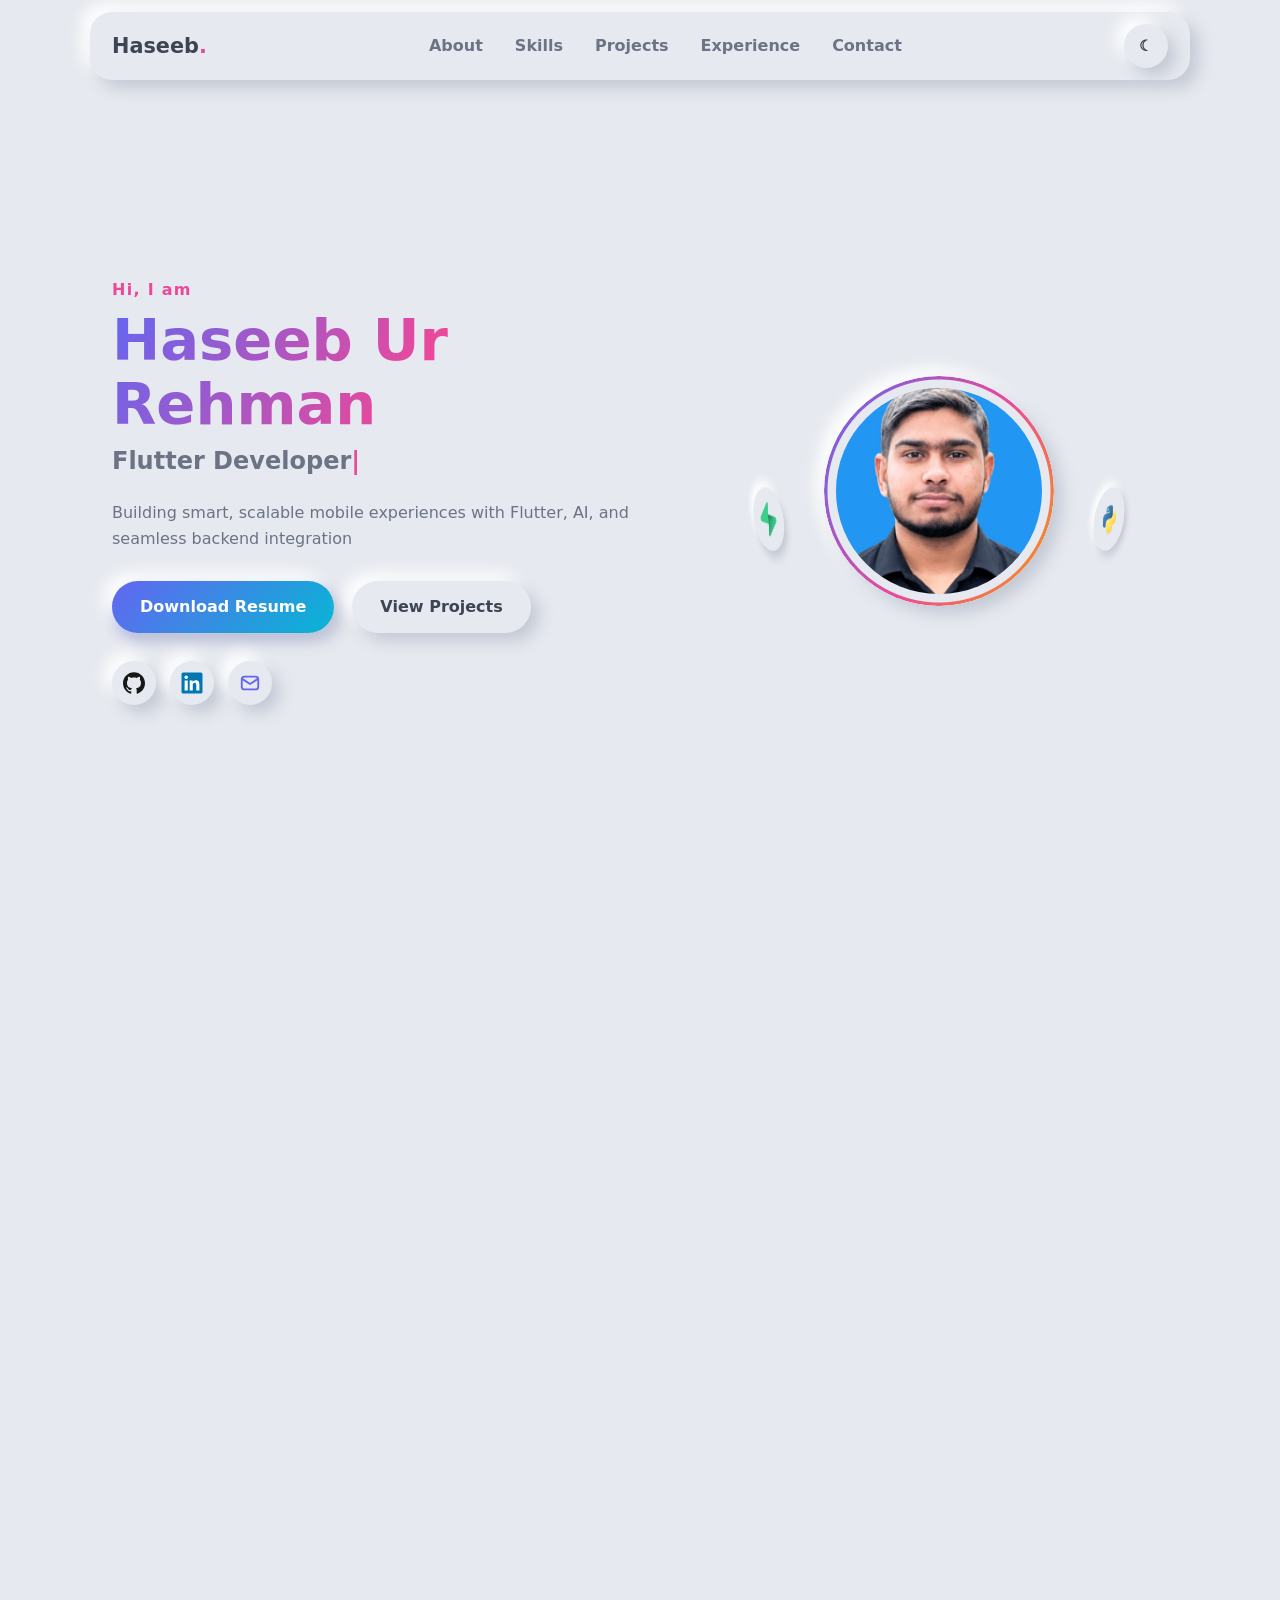
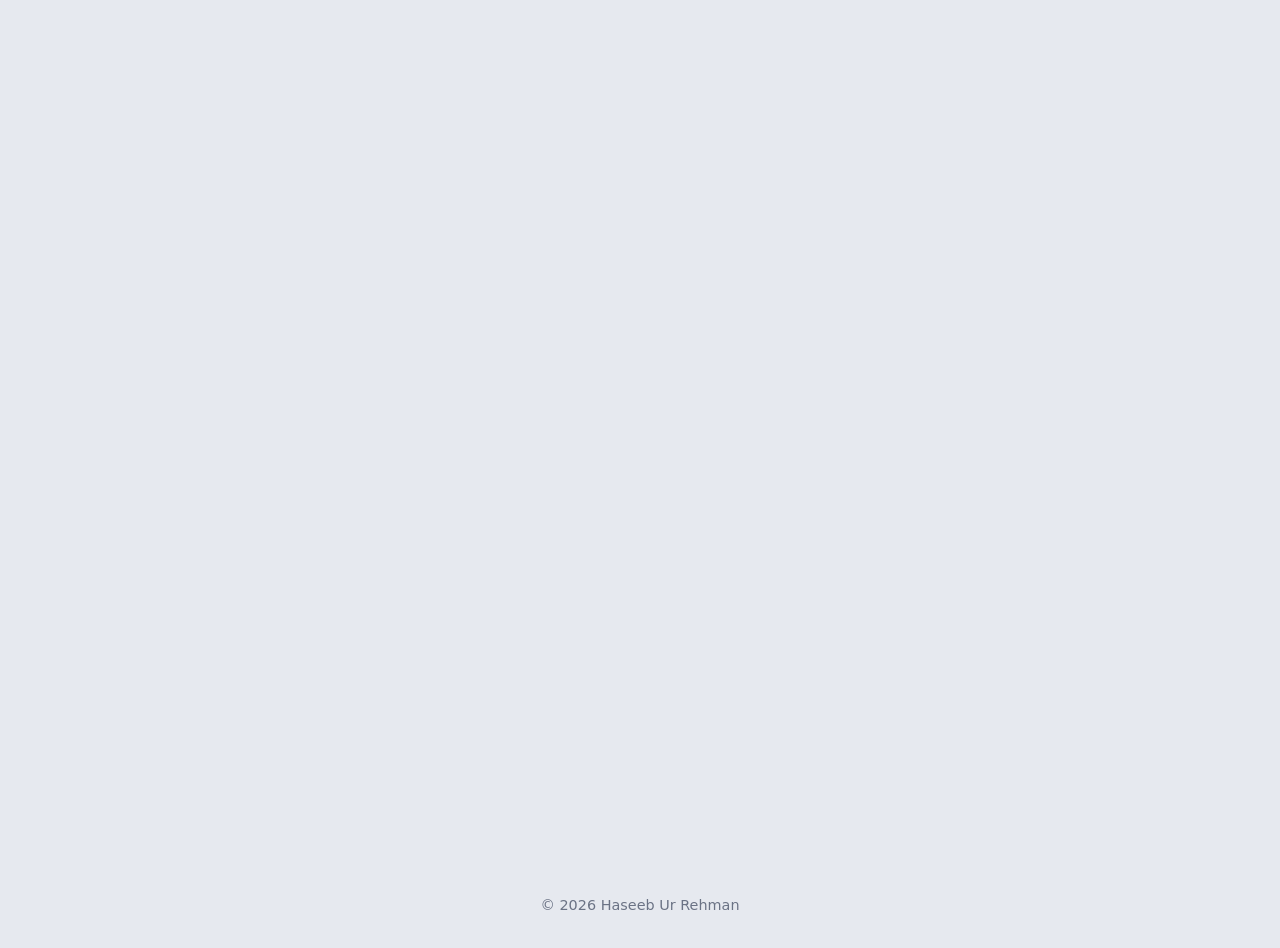
<file: index.html>
<!DOCTYPE html>
<html lang="en" data-theme="light">
<head>
<meta charset="UTF-8">
<meta name="viewport" content="width=device-width, initial-scale=1">
<title>Haseeb Ur Rehman | Flutter Developer, AI Enthusiast & Full Stack Developer</title>
<meta name="description" content="Portfolio of Haseeb Ur Rehman: Flutter, AI and full stack development.">
<link rel="stylesheet" href="css/style.css">
</head>
<body>

<header class="nav raised">
  <a href="#home" class="logo">Haseeb<span>.</span></a>
  <nav id="menu">
    <a href="#about">About</a>
    <a href="#skills">Skills</a>
    <a href="#projects">Projects</a>
    <a href="#experience">Experience</a>
    <a href="#contact">Contact</a>
  </nav>
  <div class="nav-actions">
    <button id="themeBtn" class="btn-round raised" aria-label="Toggle theme">☾</button>
    <button id="burger" class="btn-round raised" aria-label="Menu">☰</button>
  </div>
</header>

<main>
<!-- HERO -->
<section id="home" class="hero">
  <div class="hero-text reveal">
    <p class="eyebrow">Hi, I am</p>
    <h1>Haseeb Ur Rehman</h1>
    <h2><span id="role"></span><i class="caret">|</i></h2>
    <p class="lead">Building smart, scalable mobile experiences with Flutter, AI, and seamless backend integration</p>
    <div class="cta">
      <a href="assets/Haseeb_Ur_Rehman_Resume.pdf" download class="btn raised primary">Download Resume</a>
      <a href="#projects" class="btn raised">View Projects</a>
    </div>
    <div class="socials">
      <a class="btn-round raised s-gh" href="https://github.com/haseeb-28" target="_blank" rel="noopener" aria-label="GitHub"><img class="inv" src="assets/icons/github.svg" alt=""></a>
      <a class="btn-round raised s-in" href="https://www.linkedin.com/in/haseeb-ur-rehman-40b00930b/" target="_blank" rel="noopener" aria-label="LinkedIn"><img src="assets/icons/linkedin.svg" alt=""></a>
      <a class="btn-round raised s-gm" href="https://mail.google.com/mail/?view=cm&to=haseeb.79e@gmail.com" target="_blank" rel="noopener" aria-label="Email haseeb.79e@gmail.com" data-tip="haseeb.79e@gmail.com"><img src="assets/icons/mail.svg" alt=""></a>
    </div>
  </div>

  <div class="stage reveal" id="stage">
    <div class="ring">
      <span style="--i:0"><img src="assets/icons/flutter.svg" alt="Flutter"></span>
      <span style="--i:1"><img src="assets/icons/python.svg" alt="Python"></span>
      <span style="--i:2"><img src="assets/icons/mysql.svg" alt="MySQL"></span>
      <span style="--i:3"><img src="assets/icons/javascript.svg" alt="JavaScript"></span>
      <span style="--i:4"><img class="inv" src="assets/icons/flask.svg" alt="Flask"></span>
      <span style="--i:5"><img src="assets/icons/pytorch.svg" alt="PyTorch"></span>
      <span style="--i:6"><img src="assets/icons/supabase.svg" alt="Supabase"></span>
    </div>
    <div class="avatar raised" id="avatar">
      <img src="assets/profile.jpg" alt="Haseeb Ur Rehman" onerror="this.replaceWith(Object.assign(document.createElement('b'),{textContent:'HR'}))">
    </div>
  </div>
</section>

<!-- ABOUT -->
<section id="about">
  <h3 class="title">About Me</h3>
  <div class="grid two">
    <div class="card raised" data-tilt>
      <p>I am a BSIT graduate from Bahria University Islamabad (January 2026) and I am now pursuing an MS in Software Engineering at FAST-NUCES Islamabad.</p>
      <p>I work across Flutter mobile development, AI integration and full stack web development. I care about shipping things that work, are readable, and solve a real problem.</p>
    </div>
    <div class="card raised" data-tilt>
      <h4>Education</h4>
      <ul class="timeline small">
        <li><b>MS Software Engineering</b><span>FAST-NUCES Islamabad · Enrolled</span></li>
        <li><b>BS Information Technology</b><span>Bahria University Islamabad · 2026</span></li>
      </ul>
    </div>
  </div>
</section>

<!-- SKILLS -->
<section id="skills">
  <h3 class="title">Skills</h3>
  <div class="grid four">
    <div class="card raised skill" data-tilt><img src="assets/icons/flutter.svg" alt=""><b>Flutter</b></div>
    <div class="card raised skill" data-tilt><img src="assets/icons/python.svg" alt=""><b>Python</b></div>
    <div class="card raised skill" data-tilt><img src="assets/icons/mysql.svg" alt="MySQL"><b>MySQL</b></div>
    <div class="card raised skill" data-tilt><img src="assets/icons/javascript.svg" alt=""><b>JavaScript</b></div>
    <div class="card raised skill" data-tilt><img src="assets/icons/typescript.svg" alt=""><b>TypeScript</b></div>
    <div class="card raised skill" data-tilt><img class="inv" src="assets/icons/flask.svg" alt=""><b>Flask</b></div>
    <div class="card raised skill" data-tilt><img src="assets/icons/pytorch.svg" alt=""><b>PyTorch</b></div>
    <div class="card raised skill" data-tilt><img src="assets/icons/supabase.svg" alt=""><b>Supabase</b></div>
  </div>
</section>

<!-- PROJECTS -->
<section id="projects">
  <h3 class="title">Projects</h3>
  <div class="grid three">
    <article class="card raised project flagship" data-tilt>
      <span class="tag">Flagship · Final Year Project</span>
      <h4>Agriguard</h4>
      <p>Rice leaf disease detection. An EfficientNet-B0 model reaches 98% validation accuracy, served through a Flask API with sub 2 second inference to a Flutter app.</p>
      <div class="tech"><img src="assets/icons/flutter.svg" alt="Flutter" title="Flutter"><img class="inv" src="assets/icons/flask.svg" alt="Flask" title="Flask"><img src="assets/icons/pytorch.svg" alt="PyTorch" title="PyTorch"><img src="assets/icons/supabase.svg" alt="Supabase" title="Supabase"><em>EfficientNet-B0</em></div>
      <a href="https://github.com/haseeb-28/Agriguard-AI-Powered-Rice-Leaf-Disease-Detection-System" target="_blank" rel="noopener">Code →</a>
    </article>
    <article class="card raised project" data-tilt>
      <h4>SmartMeds</h4>
      <span class="tag">In progress</span>
      <p>Smart medicine management and reminder app that tracks medications, doses, adherence, prescriptions and family health.</p>
      <div class="tech"><img src="assets/icons/flutter.svg" alt="Flutter" title="Flutter"><img src="assets/icons/dart.svg" alt="Dart" title="Dart"><img src="assets/icons/supabase.svg" alt="Supabase" title="Supabase"></div>
      <a href="https://github.com/haseeb-28/Smartmeds-A-Smart-Medicine-Management-and-Reminder-App" target="_blank" rel="noopener">Code →</a>
    </article>
    <article class="card raised project" data-tilt>
      <h4>Mobile Repair POS</h4>
      <p>Production ready POS and inventory system for mobile repair shops with fast billing, stock control and offline first reliability.</p>
      <div class="tech"><img src="assets/icons/flutter.svg" alt="Flutter" title="Flutter"><img src="assets/icons/dart.svg" alt="Dart" title="Dart"><img src="assets/icons/sqlite.svg" alt="SQLite" title="SQLite"><img class="inv" src="assets/icons/pocketbase.svg" alt="PocketBase" title="PocketBase"></div>
      <a href="https://github.com/haseeb-28/mobile-repair-pos-system" target="_blank" rel="noopener">Code →</a>
    </article>
    <article class="card raised project" data-tilt>
      <h4>Arvyax</h4>
      <p>Immersive Flutter app for ambience based sessions with audio playback, journaling and local persistence.</p>
      <div class="tech"><img src="assets/icons/flutter.svg" alt="Flutter" title="Flutter"><img src="assets/icons/dart.svg" alt="Dart" title="Dart"><em>Riverpod</em></div>
      <a href="https://github.com/haseeb-28/arvyax-app" target="_blank" rel="noopener">Code →</a>
    </article>
    <article class="card raised project" data-tilt>
      <h4>SentimentAI</h4>
      <p>Sentiment analysis trained on 50,000 IMDB reviews: Logistic Regression at 90% and Naive Bayes at 86%, with real time prediction in a Flutter app.</p>
      <div class="tech"><img src="assets/icons/python.svg" alt="Python" title="Python"><img class="inv" src="assets/icons/flask.svg" alt="Flask" title="Flask"><img src="assets/icons/scikitlearn.svg" alt="scikit-learn" title="scikit-learn"><img src="assets/icons/flutter.svg" alt="Flutter" title="Flutter"><em>NLP</em><em>Hive</em></div>
      <a href="https://github.com/haseeb-28/SentimentAI-AI-Powered-Sentiment-Analyzer" target="_blank" rel="noopener">Code →</a>
    </article>
    <article class="card raised project" data-tilt>
      <h4>SpendWise</h4>
      <p>AI spend audit tool that reviews software subscriptions and suggests where to cut costs.</p>
      <div class="tech"><img class="inv" src="assets/icons/nextjs.svg" alt="Next.js" title="Next.js"><img src="assets/icons/typescript.svg" alt="TypeScript" title="TypeScript"><img class="inv" src="assets/icons/pocketbase.svg" alt="PocketBase" title="PocketBase"><img src="assets/icons/anthropic.svg" alt="Anthropic API" title="Anthropic API"></div>
      <a href="https://spendwise-ai-mu.vercel.app" target="_blank" rel="noopener">Live demo →</a>
      <a href="https://github.com/haseeb-28/spendwise-ai" target="_blank" rel="noopener">Code →</a>
    </article>
    <article class="card raised project" data-tilt>
      <h4>Resume Forge</h4>
      <p>ATS resume analyzer with fully client side scoring and keyword feedback.</p>
      <div class="tech"><img src="assets/icons/react.svg" alt="React" title="React"><img src="assets/icons/vite.svg" alt="Vite" title="Vite"><img src="assets/icons/tailwind.svg" alt="Tailwind CSS" title="Tailwind CSS"></div>
      <a href="https://resume-forge-five-ruddy.vercel.app" target="_blank" rel="noopener">Live demo →</a>
      <a href="https://github.com/haseeb-28/resume-forge" target="_blank" rel="noopener">Code →</a>
    </article>
    <article class="card raised project" data-tilt>
      <h4>TaskNest</h4>
      <p>Modern task manager with full CRUD, Supabase auth and a real time database, in a Material 3 purple theme.</p>
      <div class="tech"><img src="assets/icons/flutter.svg" alt="Flutter" title="Flutter"><img src="assets/icons/dart.svg" alt="Dart" title="Dart"><img src="assets/icons/supabase.svg" alt="Supabase" title="Supabase"></div>
      <a href="https://github.com/haseeb-28/Tasknest-A-Modern-Flutter-Task-Manager-App" target="_blank" rel="noopener">Code →</a>
    </article>
    <article class="card raised project" data-tilt>
      <h4>The Book Empire</h4>
      <p>Full stack online bookstore with auth, catalog, search, cart and checkout, backed by a relational schema and REST APIs.</p>
      <div class="tech"><img src="assets/icons/html5.svg" alt="HTML5" title="HTML5"><img src="assets/icons/css3.svg" alt="CSS3" title="CSS3"><img src="assets/icons/javascript.svg" alt="JavaScript" title="JavaScript"><img src="assets/icons/mysql.svg" alt="MySQL" title="MySQL"></div>
      <a href="https://github.com/haseeb-28/The-Book-Empire-Full-Stack-Online-Bookstore" target="_blank" rel="noopener">Code →</a>
    </article>
  </div>
</section>

<!-- EXPERIENCE -->
<section id="experience">
  <h3 class="title">Experience</h3>
  <div class="card raised">
    <ul class="timeline">
      <li><b>App Development Intern (Remote)</b><span>CodeAlpha</span><p>Built mobile apps as part of the remote internship.</p></li>
    </ul>
  </div>
</section>

<!-- CONTACT -->
<section id="contact">
  <h3 class="title">Contact</h3>
  <div class="grid two">
    <div class="card raised">
      <h4>Let's talk</h4>
      <p>Open to graduate roles, internships and freelance projects.</p>
      <ul class="info">
        <li class="inset"><span class="ico raised">📧</span><a href="https://mail.google.com/mail/?view=cm&to=haseeb.79e@gmail.com" target="_blank" rel="noopener">haseeb.79e@gmail.com</a></li>
        <li class="inset"><span class="ico raised">📍</span><span>Islamabad, Pakistan</span></li>
      </ul>
      <div class="socials">
        <a class="btn-round raised s-gh" href="https://github.com/haseeb-28" target="_blank" rel="noopener" aria-label="GitHub"><img class="inv" src="assets/icons/github.svg" alt=""></a>
        <a class="btn-round raised s-in" href="https://www.linkedin.com/in/haseeb-ur-rehman-40b00930b/" target="_blank" rel="noopener" aria-label="LinkedIn"><img src="assets/icons/linkedin.svg" alt=""></a>
        <a class="btn-round raised s-gm" href="https://mail.google.com/mail/?view=cm&to=haseeb.79e@gmail.com" target="_blank" rel="noopener" aria-label="Email haseeb.79e@gmail.com" data-tip="haseeb.79e@gmail.com"><img src="assets/icons/mail.svg" alt=""></a>
      </div>
      <a href="assets/Haseeb_Ur_Rehman_Resume.pdf" download class="btn raised primary">Download Resume</a>
    </div>
    <form id="contactForm" class="card raised">
      <input class="inset" name="name" placeholder="Your name" required>
      <input class="inset" name="email" type="email" placeholder="Your email" required>
      <textarea class="inset" name="msg" rows="5" placeholder="Message" required></textarea>
      <button class="btn raised primary" type="submit">Send Message</button>
    </form>
  </div>
</section>
</main>

<footer>© <span id="year"></span> Haseeb Ur Rehman</footer>
<script src="js/main.js"></script>
</body>
</html>
</file>
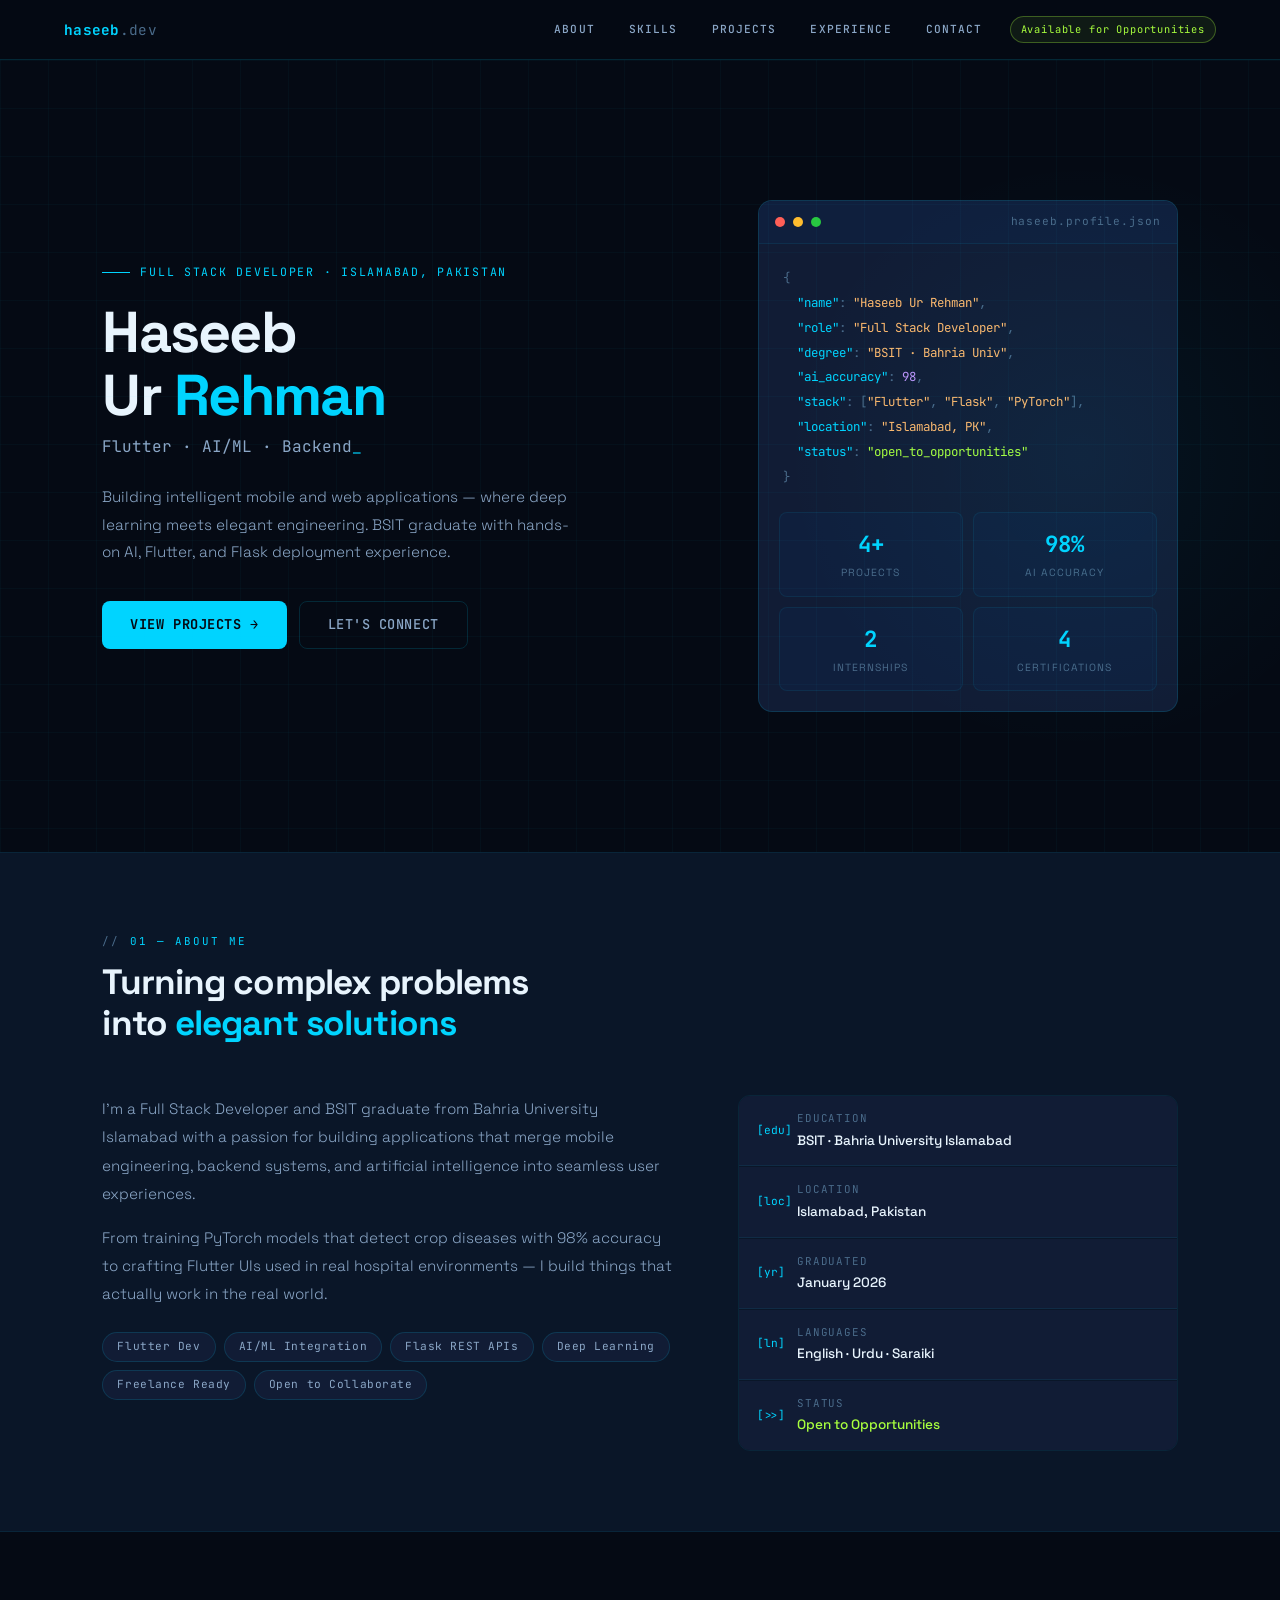
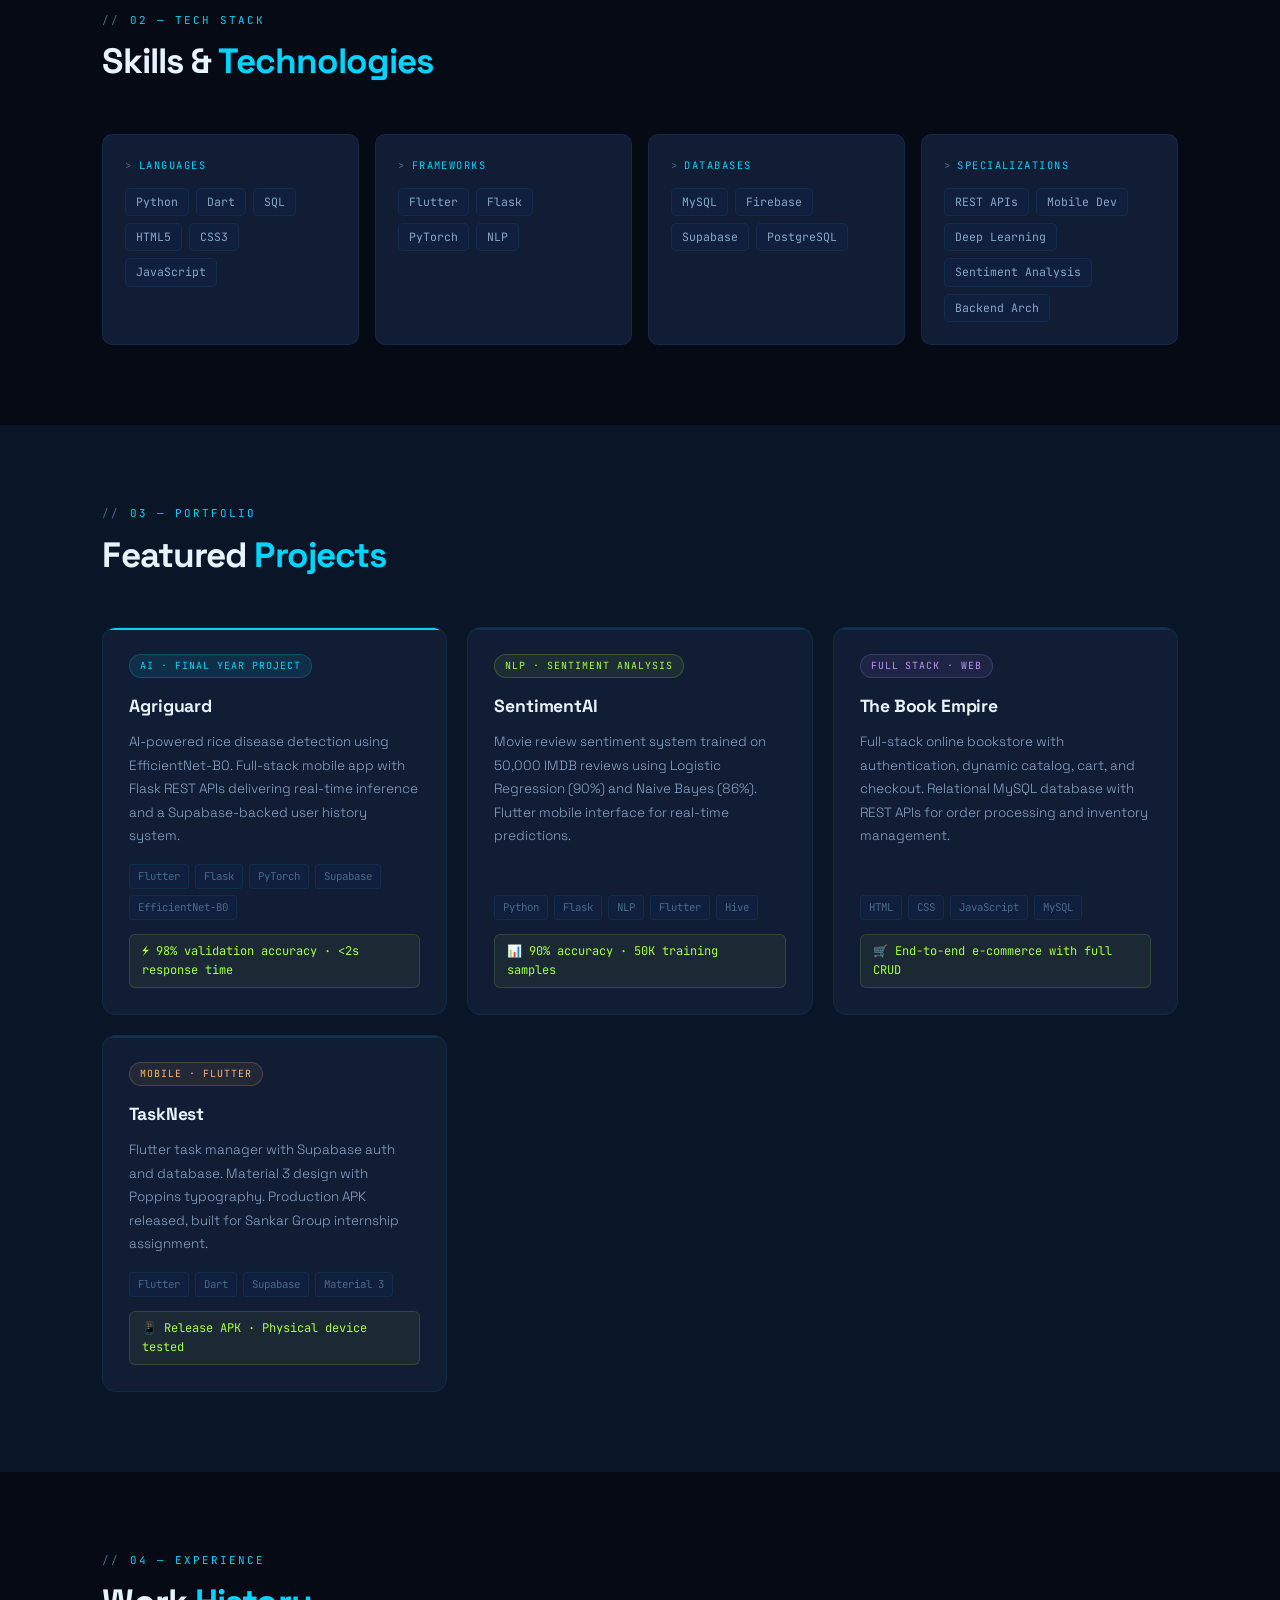
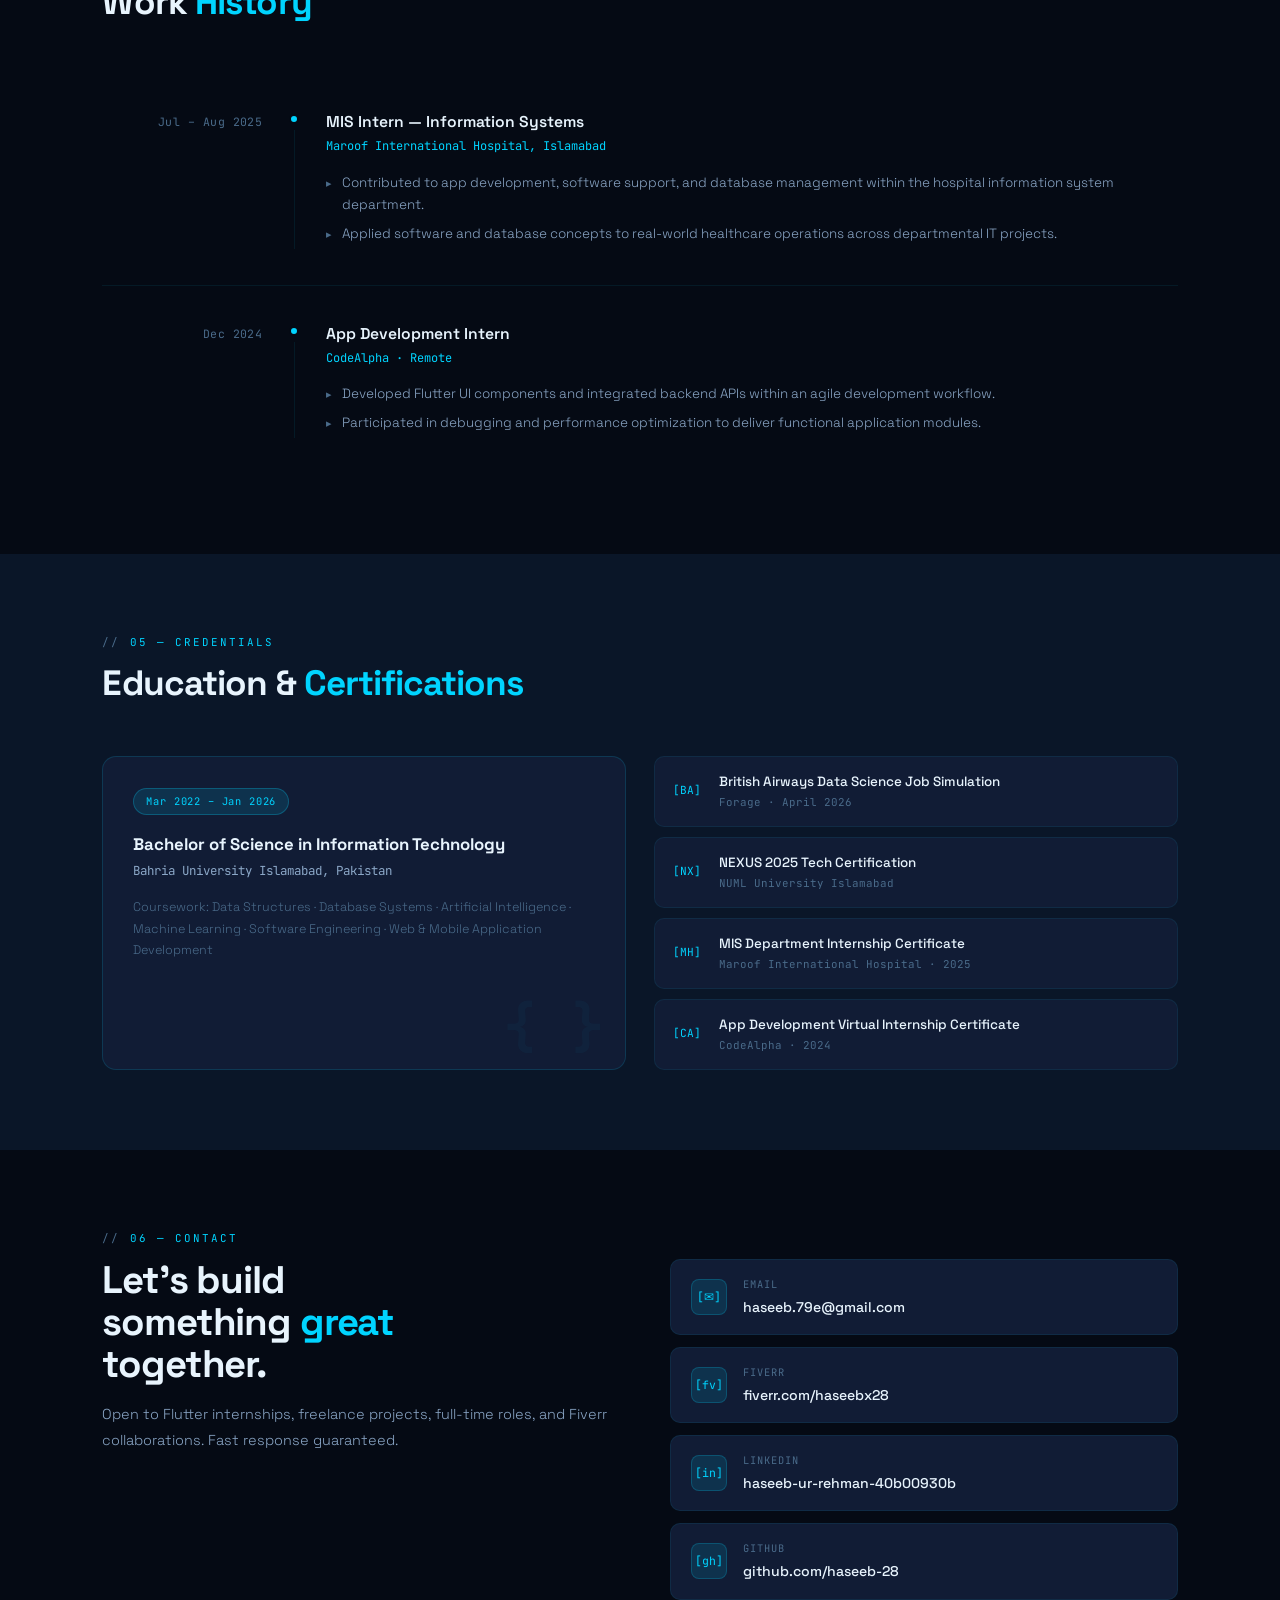
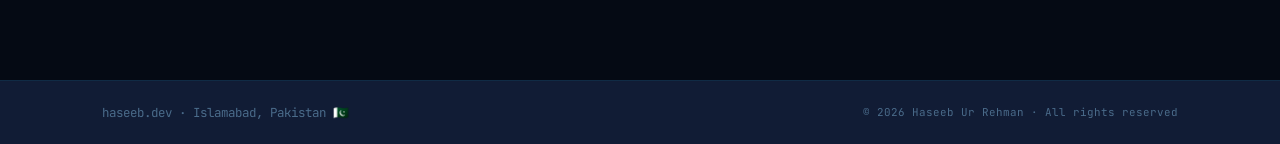
<file: haseeb-portfolio.html>
<!DOCTYPE html>
<html lang="en">
<head>
<meta charset="UTF-8" />
<meta name="viewport" content="width=device-width, initial-scale=1.0"/>
<title>Haseeb Ur Rehman — Full Stack Developer</title>
<link href="https://fonts.googleapis.com/css2?family=Space+Grotesk:wght@300;400;500;600;700&family=JetBrains+Mono:wght@400;500;700&display=swap" rel="stylesheet"/>
<style>
*{margin:0;padding:0;box-sizing:border-box}
:root{
  --bg:#050A14;--bg2:#0A1628;--bg3:#0F1F3D;
  --surface:#111C35;--surface2:#162040;
  --cyan:#00D4FF;--cyan2:#00AACC;
  --cyan-dim:rgba(0,212,255,0.12);--cyan-glow:rgba(0,212,255,0.06);
  --lime:#A8FF3E;--lime-dim:rgba(168,255,62,0.1);
  --text:#E8F4FD;--text2:#8BA7C7;--text3:#4A6B8A;
  --border:rgba(0,212,255,0.15);--border2:rgba(0,212,255,0.08);
  --mono:'JetBrains Mono',monospace;--sans:'Space Grotesk',sans-serif;--r:10px;
}
html{scroll-behavior:smooth}
body{font-family:var(--sans);background:var(--bg);color:var(--text);line-height:1.6;overflow-x:hidden;font-size:16px}
::-webkit-scrollbar{width:4px}
::-webkit-scrollbar-track{background:var(--bg)}
::-webkit-scrollbar-thumb{background:var(--cyan2);border-radius:2px}

/* NAV */
.nav{background:rgba(5,10,20,0.96);border-bottom:1px solid var(--border);padding:0 5vw;display:flex;align-items:center;justify-content:space-between;height:60px;position:sticky;top:0;z-index:999;backdrop-filter:blur(12px)}
.nav-logo{font-family:var(--mono);font-size:.9rem;font-weight:700;color:var(--cyan);letter-spacing:.02em}
.nav-logo span{color:var(--text3);font-weight:400}
.nav-links{display:flex;align-items:center;gap:4px}
.nav-links a{font-family:var(--mono);font-size:.7rem;font-weight:500;color:var(--text2);text-decoration:none;letter-spacing:.1em;text-transform:uppercase;padding:6px 14px;border-radius:6px;border:1px solid transparent;transition:all .2s}
.nav-links a:hover{color:var(--cyan);border-color:var(--border);background:var(--cyan-dim)}
.nav-badge{font-family:var(--mono);font-size:.65rem;color:var(--lime);border:1px solid rgba(168,255,62,0.3);background:rgba(168,255,62,0.07);padding:4px 10px;border-radius:40px;letter-spacing:.08em;margin-left:8px}

/* HERO */
.hero{min-height:88vh;display:grid;grid-template-columns:1fr 420px;align-items:center;padding:0 8vw;gap:60px;position:relative;overflow:hidden}
.hero-bg-grid{position:absolute;inset:0;background-image:linear-gradient(rgba(0,212,255,0.03) 1px,transparent 1px),linear-gradient(90deg,rgba(0,212,255,0.03) 1px,transparent 1px);background-size:48px 48px;pointer-events:none}
.hero-bg-orb{position:absolute;width:600px;height:600px;border-radius:50%;background:radial-gradient(circle,rgba(0,212,255,0.05) 0%,transparent 70%);right:-100px;top:50%;transform:translateY(-50%);pointer-events:none}
.hero-eyebrow{font-family:var(--mono);font-size:.72rem;color:var(--cyan);letter-spacing:.15em;text-transform:uppercase;margin-bottom:20px;display:flex;align-items:center;gap:10px}
.hero-eyebrow::before{content:'';width:28px;height:1px;background:var(--cyan)}
.hero-name{font-size:clamp(2.4rem,4.5vw,4rem);font-weight:700;line-height:1.08;letter-spacing:-.03em;margin-bottom:8px;color:var(--text)}
.hero-name .cyan{color:var(--cyan)}
.hero-role{font-family:var(--mono);font-size:1rem;color:var(--text2);margin-bottom:24px;font-weight:400}
.hero-role .blink{animation:blink 1.1s step-end infinite;color:var(--cyan)}
@keyframes blink{50%{opacity:0}}
.hero-desc{font-size:.95rem;color:var(--text2);line-height:1.8;max-width:480px;margin-bottom:36px;font-weight:300}
.hero-ctas{display:flex;gap:12px;flex-wrap:wrap}
.btn-primary{background:var(--cyan);color:#050A14;padding:12px 28px;border-radius:8px;font-size:.85rem;font-weight:700;text-decoration:none;letter-spacing:.04em;text-transform:uppercase;font-family:var(--mono);transition:all .2s;display:inline-flex;align-items:center;gap:8px}
.btn-primary:hover{background:#fff;transform:translateY(-2px)}
.btn-ghost{border:1px solid var(--border);color:var(--text2);padding:12px 28px;border-radius:8px;font-size:.85rem;font-weight:500;text-decoration:none;letter-spacing:.04em;text-transform:uppercase;font-family:var(--mono);transition:all .2s}
.btn-ghost:hover{border-color:var(--cyan);color:var(--cyan);background:var(--cyan-dim);transform:translateY(-2px)}

/* TERMINAL */
.terminal{background:var(--surface);border:1px solid var(--border);border-radius:14px;overflow:hidden}
.terminal-bar{background:var(--bg3);padding:12px 16px;display:flex;align-items:center;gap:8px;border-bottom:1px solid var(--border2)}
.t-dot{width:10px;height:10px;border-radius:50%}
.t-dot.r{background:#ff5f57}.t-dot.y{background:#febc2e}.t-dot.g{background:#28c840}
.t-title{font-family:var(--mono);font-size:.7rem;color:var(--text3);margin-left:auto;letter-spacing:.08em}
.terminal-body{padding:22px 24px;font-family:var(--mono);font-size:.78rem;line-height:2}
.t-comment{color:var(--text3)}.t-key{color:var(--cyan)}.t-val{color:#A8FF3E}.t-str{color:#FFB86C}.t-num{color:#BD93F9}.t-sep{color:var(--text3)}
.stats-row{display:grid;grid-template-columns:1fr 1fr;gap:10px;padding:0 20px 20px}
.stat-box{background:var(--bg3);border:1px solid var(--border2);border-radius:8px;padding:14px;text-align:center}
.stat-n{font-family:var(--mono);font-size:1.4rem;font-weight:700;color:var(--cyan)}
.stat-l{font-size:.65rem;color:var(--text3);letter-spacing:.1em;text-transform:uppercase;margin-top:2px}

/* SECTIONS */
section{padding:80px 8vw}
.sec-label{font-family:var(--mono);font-size:.68rem;color:var(--cyan);letter-spacing:.18em;text-transform:uppercase;margin-bottom:12px;display:flex;align-items:center;gap:10px}
.sec-label::before{content:'//';color:var(--text3)}
.sec-title{font-size:clamp(1.6rem,2.8vw,2.2rem);font-weight:700;letter-spacing:-.025em;color:var(--text);margin-bottom:52px;line-height:1.15}
.sec-title .hl{color:var(--cyan)}

/* ABOUT */
.about{background:var(--bg2);border-top:1px solid var(--border2);border-bottom:1px solid var(--border2)}
.about-grid{display:grid;grid-template-columns:1.3fr 1fr;gap:64px;align-items:start}
.about-text{font-size:.95rem;color:var(--text2);line-height:1.85;font-weight:300;margin-bottom:16px}
.tags{display:flex;flex-wrap:wrap;gap:8px;margin-top:24px}
.tag{font-family:var(--mono);font-size:.7rem;border:1px solid var(--border);color:var(--text2);padding:5px 14px;border-radius:40px;letter-spacing:.05em;background:var(--surface)}
.info-cards{display:flex;flex-direction:column;gap:1px;border:1px solid var(--border2);border-radius:12px;overflow:hidden}
.info-card{background:var(--surface);padding:14px 18px;display:flex;gap:12px;align-items:center;border-bottom:1px solid var(--border2)}
.info-card:last-child{border-bottom:none}
.info-ico{font-family:var(--mono);font-size:.7rem;color:var(--cyan);width:28px;flex-shrink:0}
.info-lbl{font-size:.68rem;color:var(--text3);letter-spacing:.08em;text-transform:uppercase;margin-bottom:2px;font-family:var(--mono)}
.info-v{font-size:.85rem;color:var(--text);font-weight:500}
.info-v.green{color:var(--lime)}

/* SKILLS */
.skills-grid{display:grid;grid-template-columns:repeat(auto-fit,minmax(220px,1fr));gap:16px}
.skill-card{background:var(--surface);border:1px solid var(--border2);border-radius:var(--r);padding:22px;transition:border-color .2s,transform .2s}
.skill-card:hover{border-color:var(--cyan);transform:translateY(-3px)}
.skill-cat{font-family:var(--mono);font-size:.65rem;color:var(--cyan);letter-spacing:.14em;text-transform:uppercase;margin-bottom:14px;display:flex;align-items:center;gap:6px}
.skill-cat::before{content:'>';color:var(--text3)}
.skill-items{display:flex;flex-wrap:wrap;gap:7px}
.sk{background:var(--bg3);border:1px solid var(--border2);border-radius:5px;padding:4px 10px;font-family:var(--mono);font-size:.72rem;color:var(--text2)}

/* PROJECTS */
.projects{background:var(--bg2)}
.projects-grid{display:grid;grid-template-columns:repeat(auto-fit,minmax(300px,1fr));gap:20px}
.proj-card{background:var(--surface);border:1px solid var(--border2);border-radius:14px;padding:26px;display:flex;flex-direction:column;transition:border-color .25s,transform .25s;position:relative;overflow:hidden}
.proj-card::after{content:'';position:absolute;top:0;left:0;right:0;height:2px;background:var(--cyan-dim)}
.proj-card.star::after{background:var(--cyan)}
.proj-card:hover{border-color:var(--border);transform:translateY(-4px)}
.proj-badge{font-family:var(--mono);font-size:.62rem;letter-spacing:.1em;text-transform:uppercase;padding:3px 10px;border-radius:40px;margin-bottom:14px;display:inline-block;width:fit-content}
.proj-badge.ai{background:rgba(0,212,255,0.1);color:var(--cyan);border:1px solid rgba(0,212,255,0.2)}
.proj-badge.nlp{background:rgba(168,255,62,0.08);color:var(--lime);border:1px solid rgba(168,255,62,0.2)}
.proj-badge.web{background:rgba(189,147,249,0.08);color:#BD93F9;border:1px solid rgba(189,147,249,0.2)}
.proj-badge.mob{background:rgba(255,184,108,0.08);color:#FFB86C;border:1px solid rgba(255,184,108,0.2)}
.proj-title{font-size:1.1rem;font-weight:700;color:var(--text);margin-bottom:10px;letter-spacing:-.01em}
.proj-desc{font-size:.84rem;color:var(--text2);line-height:1.75;flex:1;font-weight:300}
.proj-tech{display:flex;flex-wrap:wrap;gap:6px;margin:16px 0 0}
.pt{font-family:var(--mono);font-size:.67rem;background:var(--bg3);border:1px solid var(--border2);border-radius:4px;padding:3px 8px;color:var(--text3)}
.proj-metric{font-family:var(--mono);font-size:.75rem;color:var(--lime);background:rgba(168,255,62,0.06);border:1px solid rgba(168,255,62,0.15);border-radius:6px;padding:7px 12px;margin-top:14px}

/* EXPERIENCE */
.exp-list{display:flex;flex-direction:column}
.exp-item{display:grid;grid-template-columns:160px 24px 1fr;gap:0 20px;padding:36px 0;border-bottom:1px solid var(--border2)}
.exp-item:last-child{border-bottom:none}
.exp-date{font-family:var(--mono);font-size:.72rem;color:var(--text3);letter-spacing:.04em;padding-top:3px;text-align:right}
.exp-line{display:flex;flex-direction:column;align-items:center}
.exp-dot{width:10px;height:10px;border-radius:50%;background:var(--cyan);flex-shrink:0;margin-top:4px;border:2px solid var(--bg)}
.exp-track{flex:1;width:1px;background:var(--border2);margin-top:6px}
.exp-role{font-size:.98rem;font-weight:600;color:var(--text);margin-bottom:2px}
.exp-co{font-family:var(--mono);font-size:.75rem;color:var(--cyan);margin-bottom:12px}
.exp-bullets{list-style:none}
.exp-bullets li{font-size:.84rem;color:var(--text2);padding:3px 0 3px 16px;position:relative;font-weight:300;line-height:1.7}
.exp-bullets li::before{content:'▸';position:absolute;left:0;color:var(--text3);font-size:.7rem;top:5px}

/* EDU & CERTS */
.edu-certs{background:var(--bg2)}
.edu-cert-grid{display:grid;grid-template-columns:1fr 1fr;gap:28px}
.edu-card{background:var(--surface);border:1px solid var(--border);border-radius:14px;padding:30px;position:relative;overflow:hidden}
.edu-card::before{content:'{ }';position:absolute;right:20px;bottom:14px;font-family:var(--mono);font-size:3.5rem;font-weight:700;color:rgba(0,212,255,0.04);line-height:1}
.edu-chip{font-family:var(--mono);font-size:.65rem;color:var(--cyan);border:1px solid rgba(0,212,255,0.25);background:var(--cyan-dim);padding:4px 12px;border-radius:40px;display:inline-block;margin-bottom:16px;letter-spacing:.08em}
.edu-deg{font-size:1.05rem;font-weight:700;color:var(--text);margin-bottom:4px}
.edu-uni{font-family:var(--mono);font-size:.78rem;color:var(--text2)}
.edu-courses{font-size:.78rem;color:var(--text3);margin-top:16px;line-height:1.7;font-weight:300}
.certs{display:flex;flex-direction:column;gap:10px}
.cert{background:var(--surface);border:1px solid var(--border2);border-radius:10px;padding:14px 18px;display:flex;align-items:center;gap:14px;transition:border-color .2s}
.cert:hover{border-color:var(--border)}
.cert-ico{font-family:var(--mono);font-size:.7rem;color:var(--cyan);width:32px;flex-shrink:0}
.cert-name{font-size:.84rem;font-weight:500;color:var(--text)}
.cert-org{font-family:var(--mono);font-size:.68rem;color:var(--text3);margin-top:2px}

/* CONTACT */
.contact-grid{display:grid;grid-template-columns:1fr 1fr;gap:60px;align-items:start}
.contact-title{font-size:clamp(1.8rem,3vw,2.6rem);font-weight:700;color:var(--text);letter-spacing:-.03em;line-height:1.1;margin-bottom:16px}
.contact-sub{font-size:.9rem;color:var(--text2);line-height:1.8;font-weight:300}
.contact-cards{display:flex;flex-direction:column;gap:12px}
.cc{background:var(--surface);border:1px solid var(--border2);border-radius:10px;padding:16px 20px;display:flex;align-items:center;gap:16px;text-decoration:none;transition:border-color .2s,transform .2s}
.cc:hover{border-color:var(--cyan);transform:translateX(4px)}
.cc-ico{font-family:var(--mono);font-size:.72rem;color:var(--cyan);width:36px;height:36px;background:var(--cyan-dim);border:1px solid rgba(0,212,255,0.2);border-radius:8px;display:flex;align-items:center;justify-content:center;flex-shrink:0}
.cc-lbl{font-family:var(--mono);font-size:.65rem;color:var(--text3);letter-spacing:.1em;text-transform:uppercase;margin-bottom:3px}
.cc-val{font-size:.88rem;font-weight:500;color:var(--text)}

footer{background:var(--surface);border-top:1px solid var(--border2);padding:22px 8vw;display:flex;justify-content:space-between;align-items:center}
.footer-l{font-family:var(--mono);font-size:.78rem;color:var(--text3)}
.footer-r{font-family:var(--mono);font-size:.68rem;color:var(--text3)}

@media(max-width:768px){
  .hero{grid-template-columns:1fr;padding:60px 6vw}
  .terminal{display:none}
  .about-grid,.edu-cert-grid,.contact-grid{grid-template-columns:1fr}
  .exp-item{grid-template-columns:1fr}
  .exp-date,.exp-line{display:none}
  section{padding:60px 6vw}
  .nav-links a{padding:5px 8px;font-size:.65rem}
  .nav-badge{display:none}
}
</style>
</head>
<body>

<nav class="nav">
  <div class="nav-logo">haseeb<span>.dev</span></div>
  <div class="nav-links">
    <a href="#about">About</a>
    <a href="#skills">Skills</a>
    <a href="#projects">Projects</a>
    <a href="#experience">Experience</a>
    <a href="#contact">Contact</a>
    <span class="nav-badge">Available for Opportunities</span>
  </div>
</nav>

<!-- HERO -->
<section class="hero" id="home">
  <div class="hero-bg-grid"></div>
  <div class="hero-bg-orb"></div>
  <div>
    <div class="hero-eyebrow">Full Stack Developer &middot; Islamabad, Pakistan</div>
    <h1 class="hero-name">Haseeb<br>Ur <span class="cyan">Rehman</span></h1>
    <div class="hero-role">Flutter &middot; AI/ML &middot; Backend<span class="blink">_</span></div>
    <p class="hero-desc">Building intelligent mobile and web applications &mdash; where deep learning meets elegant engineering. BSIT graduate with hands-on AI, Flutter, and Flask deployment experience.</p>
    <div class="hero-ctas">
      <a href="#projects" class="btn-primary">View Projects &rarr;</a>
      <a href="#contact" class="btn-ghost">Let's Connect</a>
    </div>
  </div>
  <div class="terminal">
    <div class="terminal-bar">
      <span class="t-dot r"></span><span class="t-dot y"></span><span class="t-dot g"></span>
      <span class="t-title">haseeb.profile.json</span>
    </div>
    <div class="terminal-body">
      <span class="t-sep">{</span><br>
      <span class="t-key">&nbsp;&nbsp;"name"</span><span class="t-sep">: </span><span class="t-str">"Haseeb Ur Rehman"</span><span class="t-sep">,</span><br>
      <span class="t-key">&nbsp;&nbsp;"role"</span><span class="t-sep">: </span><span class="t-str">"Full Stack Developer"</span><span class="t-sep">,</span><br>
      <span class="t-key">&nbsp;&nbsp;"degree"</span><span class="t-sep">: </span><span class="t-str">"BSIT &middot; Bahria Univ"</span><span class="t-sep">,</span><br>
      <span class="t-key">&nbsp;&nbsp;"ai_accuracy"</span><span class="t-sep">: </span><span class="t-num">98</span><span class="t-sep">,</span><br>
      <span class="t-key">&nbsp;&nbsp;"stack"</span><span class="t-sep">: [</span><span class="t-str">"Flutter"</span><span class="t-sep">, </span><span class="t-str">"Flask"</span><span class="t-sep">, </span><span class="t-str">"PyTorch"</span><span class="t-sep">],</span><br>
      <span class="t-key">&nbsp;&nbsp;"location"</span><span class="t-sep">: </span><span class="t-str">"Islamabad, PK"</span><span class="t-sep">,</span><br>
      <span class="t-key">&nbsp;&nbsp;"status"</span><span class="t-sep">: </span><span class="t-val">"open_to_opportunities"</span><br>
      <span class="t-sep">}</span>
    </div>
    <div class="stats-row">
      <div class="stat-box"><div class="stat-n">4+</div><div class="stat-l">Projects</div></div>
      <div class="stat-box"><div class="stat-n">98%</div><div class="stat-l">AI Accuracy</div></div>
      <div class="stat-box"><div class="stat-n">2</div><div class="stat-l">Internships</div></div>
      <div class="stat-box"><div class="stat-n">4</div><div class="stat-l">Certifications</div></div>
    </div>
  </div>
</section>

<!-- ABOUT -->
<section class="about" id="about">
  <div class="sec-label">01 &mdash; About Me</div>
  <h2 class="sec-title">Turning complex problems<br>into <span class="hl">elegant solutions</span></h2>
  <div class="about-grid">
    <div>
      <p class="about-text">I'm a Full Stack Developer and BSIT graduate from Bahria University Islamabad with a passion for building applications that merge mobile engineering, backend systems, and artificial intelligence into seamless user experiences.</p>
      <p class="about-text">From training PyTorch models that detect crop diseases with 98% accuracy to crafting Flutter UIs used in real hospital environments &mdash; I build things that actually work in the real world.</p>
      <div class="tags">
        <span class="tag">Flutter Dev</span>
        <span class="tag">AI/ML Integration</span>
        <span class="tag">Flask REST APIs</span>
        <span class="tag">Deep Learning</span>
        <span class="tag">Freelance Ready</span>
        <span class="tag">Open to Collaborate</span>
      </div>
    </div>
    <div class="info-cards">
      <div class="info-card">
        <div class="info-ico">[edu]</div>
        <div><div class="info-lbl">Education</div><div class="info-v">BSIT &middot; Bahria University Islamabad</div></div>
      </div>
      <div class="info-card">
        <div class="info-ico">[loc]</div>
        <div><div class="info-lbl">Location</div><div class="info-v">Islamabad, Pakistan</div></div>
      </div>
      <div class="info-card">
        <div class="info-ico">[yr]</div>
        <div><div class="info-lbl">Graduated</div><div class="info-v">January 2026</div></div>
      </div>
      <div class="info-card">
        <div class="info-ico">[ln]</div>
        <div><div class="info-lbl">Languages</div><div class="info-v">English &middot; Urdu &middot; Saraiki</div></div>
      </div>
      <div class="info-card">
        <div class="info-ico">[>>]</div>
        <div><div class="info-lbl">Status</div><div class="info-v green">Open to Opportunities</div></div>
      </div>
    </div>
  </div>
</section>

<!-- SKILLS -->
<section id="skills">
  <div class="sec-label">02 &mdash; Tech Stack</div>
  <h2 class="sec-title">Skills &amp; <span class="hl">Technologies</span></h2>
  <div class="skills-grid">
    <div class="skill-card">
      <div class="skill-cat">Languages</div>
      <div class="skill-items">
        <span class="sk">Python</span><span class="sk">Dart</span><span class="sk">SQL</span><span class="sk">HTML5</span><span class="sk">CSS3</span><span class="sk">JavaScript</span>
      </div>
    </div>
    <div class="skill-card">
      <div class="skill-cat">Frameworks</div>
      <div class="skill-items">
        <span class="sk">Flutter</span><span class="sk">Flask</span><span class="sk">PyTorch</span><span class="sk">NLP</span>
      </div>
    </div>
    <div class="skill-card">
      <div class="skill-cat">Databases</div>
      <div class="skill-items">
        <span class="sk">MySQL</span><span class="sk">Firebase</span><span class="sk">Supabase</span><span class="sk">PostgreSQL</span>
      </div>
    </div>
    <div class="skill-card">
      <div class="skill-cat">Specializations</div>
      <div class="skill-items">
        <span class="sk">REST APIs</span><span class="sk">Mobile Dev</span><span class="sk">Deep Learning</span><span class="sk">Sentiment Analysis</span><span class="sk">Backend Arch</span>
      </div>
    </div>
  </div>
</section>

<!-- PROJECTS -->
<section class="projects" id="projects">
  <div class="sec-label">03 &mdash; Portfolio</div>
  <h2 class="sec-title">Featured <span class="hl">Projects</span></h2>
  <div class="projects-grid">
    <div class="proj-card star">
      <span class="proj-badge ai">AI &middot; Final Year Project</span>
      <div class="proj-title">Agriguard</div>
      <p class="proj-desc">AI-powered rice disease detection using EfficientNet-B0. Full-stack mobile app with Flask REST APIs delivering real-time inference and a Supabase-backed user history system.</p>
      <div class="proj-tech">
        <span class="pt">Flutter</span><span class="pt">Flask</span><span class="pt">PyTorch</span><span class="pt">Supabase</span><span class="pt">EfficientNet-B0</span>
      </div>
      <div class="proj-metric">&#x26A1; 98% validation accuracy &middot; &lt;2s response time</div>
    </div>
    <div class="proj-card">
      <span class="proj-badge nlp">NLP &middot; Sentiment Analysis</span>
      <div class="proj-title">SentimentAI</div>
      <p class="proj-desc">Movie review sentiment system trained on 50,000 IMDB reviews using Logistic Regression (90%) and Naive Bayes (86%). Flutter mobile interface for real-time predictions.</p>
      <div class="proj-tech">
        <span class="pt">Python</span><span class="pt">Flask</span><span class="pt">NLP</span><span class="pt">Flutter</span><span class="pt">Hive</span>
      </div>
      <div class="proj-metric">&#x1F4CA; 90% accuracy &middot; 50K training samples</div>
    </div>
    <div class="proj-card">
      <span class="proj-badge web">Full Stack &middot; Web</span>
      <div class="proj-title">The Book Empire</div>
      <p class="proj-desc">Full-stack online bookstore with authentication, dynamic catalog, cart, and checkout. Relational MySQL database with REST APIs for order processing and inventory management.</p>
      <div class="proj-tech">
        <span class="pt">HTML</span><span class="pt">CSS</span><span class="pt">JavaScript</span><span class="pt">MySQL</span>
      </div>
      <div class="proj-metric">&#x1F6D2; End-to-end e-commerce with full CRUD</div>
    </div>
    <div class="proj-card">
      <span class="proj-badge mob">Mobile &middot; Flutter</span>
      <div class="proj-title">TaskNest</div>
      <p class="proj-desc">Flutter task manager with Supabase auth and database. Material 3 design with Poppins typography. Production APK released, built for Sankar Group internship assignment.</p>
      <div class="proj-tech">
        <span class="pt">Flutter</span><span class="pt">Dart</span><span class="pt">Supabase</span><span class="pt">Material 3</span>
      </div>
      <div class="proj-metric">&#x1F4F1; Release APK &middot; Physical device tested</div>
    </div>
  </div>
</section>

<!-- EXPERIENCE -->
<section id="experience">
  <div class="sec-label">04 &mdash; Experience</div>
  <h2 class="sec-title">Work <span class="hl">History</span></h2>
  <div class="exp-list">
    <div class="exp-item">
      <div class="exp-date">Jul &ndash; Aug 2025</div>
      <div class="exp-line"><div class="exp-dot"></div><div class="exp-track"></div></div>
      <div>
        <div class="exp-role">MIS Intern &mdash; Information Systems</div>
        <div class="exp-co">Maroof International Hospital, Islamabad</div>
        <ul class="exp-bullets">
          <li>Contributed to app development, software support, and database management within the hospital information system department.</li>
          <li>Applied software and database concepts to real-world healthcare operations across departmental IT projects.</li>
        </ul>
      </div>
    </div>
    <div class="exp-item">
      <div class="exp-date">Dec 2024</div>
      <div class="exp-line"><div class="exp-dot"></div><div class="exp-track"></div></div>
      <div>
        <div class="exp-role">App Development Intern</div>
        <div class="exp-co">CodeAlpha &middot; Remote</div>
        <ul class="exp-bullets">
          <li>Developed Flutter UI components and integrated backend APIs within an agile development workflow.</li>
          <li>Participated in debugging and performance optimization to deliver functional application modules.</li>
        </ul>
      </div>
    </div>
  </div>
</section>

<!-- EDU & CERTS -->
<section class="edu-certs" id="education">
  <div class="sec-label">05 &mdash; Credentials</div>
  <h2 class="sec-title">Education &amp; <span class="hl">Certifications</span></h2>
  <div class="edu-cert-grid">
    <div class="edu-card">
      <div class="edu-chip">Mar 2022 &ndash; Jan 2026</div>
      <div class="edu-deg">Bachelor of Science in Information Technology</div>
      <div class="edu-uni">Bahria University Islamabad, Pakistan</div>
      <div class="edu-courses">Coursework: Data Structures &middot; Database Systems &middot; Artificial Intelligence &middot; Machine Learning &middot; Software Engineering &middot; Web &amp; Mobile Application Development</div>
    </div>
    <div class="certs">
      <div class="cert">
        <div class="cert-ico">[BA]</div>
        <div><div class="cert-name">British Airways Data Science Job Simulation</div><div class="cert-org">Forage &middot; April 2026</div></div>
      </div>
      <div class="cert">
        <div class="cert-ico">[NX]</div>
        <div><div class="cert-name">NEXUS 2025 Tech Certification</div><div class="cert-org">NUML University Islamabad</div></div>
      </div>
      <div class="cert">
        <div class="cert-ico">[MH]</div>
        <div><div class="cert-name">MIS Department Internship Certificate</div><div class="cert-org">Maroof International Hospital &middot; 2025</div></div>
      </div>
      <div class="cert">
        <div class="cert-ico">[CA]</div>
        <div><div class="cert-name">App Development Virtual Internship Certificate</div><div class="cert-org">CodeAlpha &middot; 2024</div></div>
      </div>
    </div>
  </div>
</section>

<!-- CONTACT -->
<section id="contact">
  <div class="sec-label">06 &mdash; Contact</div>
  <div class="contact-grid">
    <div>
      <h2 class="contact-title">Let's build<br>something <span style="color:var(--cyan)">great</span><br>together.</h2>
      <p class="contact-sub" style="margin-top:16px">Open to Flutter internships, freelance projects, full-time roles, and Fiverr collaborations. Fast response guaranteed.</p>
    </div>
    <div class="contact-cards">
      <a href="mailto:haseeb.79e@gmail.com" class="cc">
        <div class="cc-ico">[&#x2709;]</div>
        <div><div class="cc-lbl">Email</div><div class="cc-val">haseeb.79e@gmail.com</div></div>
      </a>
      <a href="https://www.fiverr.com/haseebx28" target="_blank" class="cc">
        <div class="cc-ico">[fv]</div>
        <div><div class="cc-lbl">Fiverr</div><div class="cc-val">fiverr.com/haseebx28</div></div>
      </a>
      <a href="https://www.linkedin.com/in/haseeb-ur-rehman-40b00930b/" target="_blank" class="cc">
        <div class="cc-ico">[in]</div>
        <div><div class="cc-lbl">LinkedIn</div><div class="cc-val">haseeb-ur-rehman-40b00930b</div></div>
      </a>
      <a href="https://github.com/haseeb-28" target="_blank" class="cc">
        <div class="cc-ico">[gh]</div>
        <div><div class="cc-lbl">GitHub</div><div class="cc-val">github.com/haseeb-28</div></div>
      </a>
    </div>
  </div>
</section>

<footer>
  <div class="footer-l">haseeb.dev &middot; Islamabad, Pakistan &#x1F1F5;&#x1F1F0;</div>
  <div class="footer-r">&copy; 2026 Haseeb Ur Rehman &middot; All rights reserved</div>
</footer>

</body>
</html>
</file>
<file: css/style.css>
:root{
  --bg:#e6e9ef;--text:#3d4452;--muted:#6b7385;--accent:#6366f1;
  --d:#c3c8d4;--l:#ffffff;--r:22px;
  --shadow-raised:8px 8px 16px var(--d),-8px -8px 16px var(--l);
  --shadow-inset:inset 5px 5px 10px var(--d),inset -5px -5px 10px var(--l);
  --tone:#6366f1;--tone2:#06b6d4;
  --tg:linear-gradient(135deg,var(--tone),var(--tone2));
  --hero-g:linear-gradient(120deg,#6366f1,#ec4899 55%,#f59e0b);
}
[data-theme="dark"]{--bg:#23272f;--text:#e4e7ee;--muted:#9aa1b2;--d:#191c22;--l:#2d323c;--accent:#8b8dff}
[data-theme="dark"] .inv{filter:invert(1)}
[data-theme="dark"] .inv[src$="flask.svg"]{filter:invert(.72)}
[data-theme="dark"] .inv[src$="nextjs.svg"]{filter:none}

/* section tones */
#home{--tone:#6366f1;--tone2:#ec4899}
#about{--tone:#6366f1;--tone2:#06b6d4}
#skills{--tone:#10b981;--tone2:#3b82f6}
#projects{--tone:#ec4899;--tone2:#6366f1}
#experience{--tone:#f59e0b;--tone2:#ef4444}
#contact{--tone:#06b6d4;--tone2:#6366f1}

*{box-sizing:border-box;margin:0;padding:0}
html{scroll-behavior:smooth}
body{background:var(--bg);color:var(--text);font-family:system-ui,-apple-system,"Segoe UI",Roboto,sans-serif;line-height:1.65;transition:background .3s,color .3s}
a{color:var(--tone);text-decoration:none;transition:color .2s,opacity .2s,box-shadow .2s,transform .2s}
a:hover{opacity:.8}
section{max-width:1100px;margin:0 auto;padding:90px 22px 20px}

/* neumorphic primitives */
.raised{box-shadow:var(--shadow-raised)}
.inset{box-shadow:var(--shadow-inset)}

/* nav */
.nav{position:sticky;top:12px;z-index:50;margin:12px auto 0;max-width:1100px;width:calc(100% - 24px);display:flex;align-items:center;justify-content:space-between;padding:12px 22px;border-radius:var(--r);background:var(--bg)}
.logo{font-weight:800;font-size:1.3rem;color:var(--text)}
.logo span{color:#ec4899}
.nav nav{display:flex;gap:8px}
.nav nav a{color:var(--muted);font-weight:600;padding:8px 12px;border-radius:14px;transition:color .2s,box-shadow .2s}
.nav nav a:hover{box-shadow:var(--shadow-inset);opacity:1}
.nav nav a:nth-child(1):hover{color:#6366f1}.nav nav a:nth-child(2):hover{color:#10b981}
.nav nav a:nth-child(3):hover{color:#ec4899}.nav nav a:nth-child(4):hover{color:#f59e0b}
.nav nav a:nth-child(5):hover{color:#06b6d4}
.nav-actions{display:flex;gap:10px}
#burger{display:none}

/* buttons */
.btn,.btn-round,.chip{background:var(--bg);color:var(--text);border:0;cursor:pointer;transition:box-shadow .2s,transform .2s,color .2s}
.btn{display:inline-block;padding:13px 28px;border-radius:50px;font-weight:700;font-size:1rem}
.btn.primary{background:var(--tg);color:#fff;box-shadow:var(--shadow-raised),0 5px 16px -6px var(--tone)}
.btn:hover{transform:translateY(-3px);opacity:1}
.btn:not(.primary):hover{color:var(--tone)}
.btn:active,.btn-round:active{box-shadow:var(--shadow-inset);transform:none}
.btn.primary:active{box-shadow:inset 4px 4px 10px rgba(0,0,0,.25)}
.btn-round{width:44px;height:44px;border-radius:50%;display:inline-grid;place-items:center;font-weight:700;font-size:.95rem}
.btn-round img{width:22px;height:22px;display:block}
.btn-round:hover{transform:translateY(-3px);opacity:1}
.btn-round:focus-visible,.btn:focus-visible,.project a:focus-visible,.nav nav a:focus-visible{outline:2px solid var(--tone);outline-offset:4px}
.s-gh:hover{box-shadow:9px 9px 18px var(--d),-9px -9px 18px var(--l),0 0 16px #8b8b8b66}
.s-in:hover{box-shadow:9px 9px 18px var(--d),-9px -9px 18px var(--l),0 0 16px #0076b277}
.s-gm:hover{box-shadow:9px 9px 18px var(--d),-9px -9px 18px var(--l),0 0 16px #6366f188}

/* hero */
.hero{min-height:88vh;display:grid;grid-template-columns:1.1fr .9fr;gap:40px;align-items:center;padding-top:50px}
.eyebrow{color:var(--tone2);font-weight:700;letter-spacing:.08em}
h1{font-size:clamp(2.2rem,5vw,3.6rem);line-height:1.1;margin:6px 0;background:var(--hero-g);-webkit-background-clip:text;background-clip:text;color:transparent}
.hero h2{font-size:1.5rem;color:var(--muted);min-height:2.2rem}
.caret{animation:blink 1s steps(1) infinite;color:var(--tone2);font-style:normal}
@keyframes blink{50%{opacity:0}}
.lead{margin:18px 0 28px;color:var(--muted);max-width:520px}
.cta{display:flex;gap:18px;flex-wrap:wrap}
.socials{display:flex;gap:14px;margin-top:28px}
.card .socials{margin:20px 0 0}

/* 3D stage */
.stage{position:relative;height:420px;display:grid;place-items:center;perspective:900px}
.avatar{position:relative;width:230px;height:230px;border-radius:50%;background:var(--bg);transition:transform .15s;transform-style:preserve-3d;overflow:hidden}
.avatar::after{content:"";position:absolute;inset:0;border-radius:50%;pointer-events:none;box-shadow:inset 0 0 0 4px transparent;background:var(--hero-g);-webkit-mask:radial-gradient(farthest-side,transparent calc(100% - 4px),#000 calc(100% - 3px));mask:radial-gradient(farthest-side,transparent calc(100% - 4px),#000 calc(100% - 3px))}
.avatar img,.avatar b{position:absolute;inset:12px;width:calc(100% - 24px);height:calc(100% - 24px);display:block;border-radius:50%;object-fit:cover;object-position:center 28%;box-shadow:inset 4px 4px 10px var(--d),inset -4px -4px 10px var(--l)}
.avatar b{display:grid;place-items:center;font-size:3.5rem;color:var(--tone)}
.ring{position:absolute;inset:0;margin:auto;width:0;height:0;transform-style:preserve-3d;animation:spin 18s linear infinite;transform:rotateX(-12deg)}
.ring span{position:absolute;left:-28px;top:-28px;width:56px;height:56px;border-radius:50%;display:grid;place-items:center;background:var(--bg);box-shadow:5px 5px 10px var(--d),-5px -5px 10px var(--l);transform:rotateY(calc(var(--i)*360deg/7)) translateZ(190px);backface-visibility:hidden}
.ring span img{width:30px;height:30px;display:block}
@keyframes spin{to{transform:rotateX(-12deg) rotateY(360deg)}}
.avatar{animation:float 5s ease-in-out infinite}
@keyframes float{50%{translate:0 -14px}}

/* cards */
.title{font-size:2rem;margin-bottom:30px;position:relative;display:inline-block}
.title::after{content:"";display:block;width:60%;height:5px;border-radius:5px;margin-top:6px;background:var(--tg)}
.grid{display:grid;gap:28px}
.grid.two{grid-template-columns:repeat(2,1fr)}
.grid.three{grid-template-columns:repeat(3,1fr)}
.grid.four{grid-template-columns:repeat(4,1fr)}
.card{position:relative;background:var(--bg);border-radius:var(--r);padding:28px;transition:transform .2s ease-out,box-shadow .2s;transform-style:preserve-3d;will-change:transform}
.card:hover{box-shadow:10px 10px 20px var(--d),-10px -10px 20px var(--l)}
.card h4{margin-bottom:14px;font-size:1.15rem}
.card p+p{margin-top:12px}
.card p{color:var(--muted)}
.card p b{color:var(--text)}

/* skills */
.skill{display:flex;align-items:center;gap:14px;padding:22px}
.skill img{width:40px;height:40px;flex:none;transition:transform .3s}
.skill:hover img{transform:scale(1.18) rotate(-6deg)}
.skill b{font-size:1.05rem}

/* projects */
.project{display:flex;flex-direction:column;gap:6px}
.project h4{margin-bottom:2px}
.project .tech{display:flex;flex-wrap:wrap;gap:8px;align-items:center;margin-top:auto;padding:12px 0 8px}
.tech img{width:34px;height:34px;padding:6px;border-radius:10px;background:var(--bg);box-shadow:3px 3px 6px var(--d),-3px -3px 6px var(--l);transition:transform .2s}
.tech img:hover{transform:translateY(-3px) scale(1.08)}
[data-theme="dark"] .tech img{background:transparent;box-shadow:none}
.tech em{font-style:normal;font-size:.75rem;font-weight:700;padding:6px 11px;border-radius:20px;color:var(--tone);background:var(--bg);box-shadow:inset 2px 2px 5px var(--d),inset -2px -2px 5px var(--l)}
.project a{display:inline-flex;align-self:flex-start;align-items:center;min-height:38px;padding:7px 14px;border-radius:12px;background:var(--bg);box-shadow:4px 4px 8px var(--d),-4px -4px 8px var(--l);font-weight:700;margin:4px 8px 0 0}
.project a:hover{opacity:1;color:var(--tone2);box-shadow:var(--shadow-inset)}
.project a:active{box-shadow:var(--shadow-inset);transform:translateY(1px)}
.tag{font-size:.75rem;font-weight:700;color:var(--tone2)}
.flagship h4{font-size:1.4rem}
.flagship{background:linear-gradient(145deg,var(--bg),var(--bg)) padding-box}
.flagship .tag{color:var(--tone)}

/* timeline */
.timeline{list-style:none;border-left:3px solid var(--tone);padding-left:22px;border-image:var(--tg) 1}
.timeline li{position:relative;margin-bottom:22px}
.timeline li:last-child{margin-bottom:0}
.timeline li::before{content:"";position:absolute;left:-31px;top:6px;width:13px;height:13px;border-radius:50%;background:var(--bg);box-shadow:2px 2px 4px var(--d),-2px -2px 4px var(--l);border:3px solid var(--tone)}
.timeline span{display:block;font-size:.85rem;color:var(--tone);font-weight:600}
.timeline p{font-size:.95rem}
.timeline.small li{margin-bottom:16px}
.chips{display:flex;flex-wrap:wrap;gap:16px;margin-top:28px}
.chip{padding:9px 18px;border-radius:30px;font-size:.88rem;font-weight:600;cursor:default;border-bottom:3px solid var(--tone)}
.chip:nth-child(2){border-color:var(--tone2)}

/* form */
form{display:flex;flex-direction:column;gap:18px}
input,textarea{width:100%;padding:14px 18px;border:0;border-radius:14px;background:var(--bg);color:var(--text);font:inherit;outline:none;resize:vertical;box-shadow:var(--shadow-inset);transition:box-shadow .2s}
input:focus,textarea:focus{outline:0;box-shadow:var(--shadow-inset),0 0 0 2px var(--tone)}
.card .btn{margin-top:16px;align-self:flex-start}
footer{text-align:center;padding:50px 0 30px;color:var(--muted);font-size:.9rem}

/* scroll reveal (replays on every entry) */
.reveal{opacity:0;translate:0 var(--ty,40px);transition:opacity .7s ease,translate .7s ease}
.reveal.from-top{--ty:-40px}
.reveal.show{opacity:1;translate:0 0;transition-delay:var(--delay,0s)}
.card.reveal{transition:transform .2s ease-out,opacity .7s ease,translate .7s ease}
.card.reveal.show{transition-delay:0s,var(--delay,0s),var(--delay,0s)}

/* responsive */
@media(max-width:900px){
  .hero{grid-template-columns:1fr;text-align:center}
  .lead{margin-inline:auto}.cta,.socials{justify-content:center}
  .grid.three{grid-template-columns:repeat(2,1fr)}
  .grid.four{grid-template-columns:repeat(2,1fr)}
  .stage{height:380px}
}
@media(max-width:640px){
  #burger{display:inline-grid}
  .nav nav{display:none;position:absolute;top:70px;left:0;right:0;flex-direction:column;gap:8px;padding:20px;border-radius:var(--r);background:var(--bg);box-shadow:var(--shadow-raised)}
  .nav nav a{padding:10px 14px}
  .nav nav.open{display:flex}
  .grid.two,.grid.three{grid-template-columns:1fr}
  .skill{padding:18px 14px;gap:10px}.skill img{width:32px;height:32px}
  .ring span{transform:rotateY(calc(var(--i)*360deg/7)) translateZ(150px)}
  .avatar{width:190px;height:190px}
  .card .socials{justify-content:flex-start}
}
@media(prefers-reduced-motion:reduce){*{animation:none!important;transition:none!important}.reveal{opacity:1;translate:none}}

/* richer color rhythm: tiles and projects cycle through the palette */
.skill:nth-child(4n+1),.project:nth-child(3n+1){--tone:#ec4899;--tone2:#8b5cf6}
.skill:nth-child(4n+2),.project:nth-child(3n+2){--tone:#6366f1;--tone2:#06b6d4}
.skill:nth-child(4n+3),.project:nth-child(3n+3){--tone:#f59e0b;--tone2:#ef4444}
.skill:nth-child(4n+4){--tone:#10b981;--tone2:#3b82f6}
.title{background:var(--tg);-webkit-background-clip:text;background-clip:text;color:transparent}
.title::after{-webkit-text-fill-color:initial}

/* mail tooltip */
.btn-round{position:relative}
.btn-round[data-tip]::after{content:attr(data-tip);position:absolute;bottom:calc(100% + 12px);left:50%;translate:-50% 6px;padding:8px 14px;border-radius:30px;background:var(--bg);color:var(--text);font-size:.8rem;font-weight:600;white-space:nowrap;pointer-events:none;opacity:0;transition:opacity .2s,translate .2s;box-shadow:var(--shadow-raised)}
.btn-round[data-tip]:hover::after,.btn-round[data-tip]:focus-visible::after{opacity:1;translate:-50% 0}

/* contact */
.info{list-style:none;display:grid;gap:16px;margin:20px 0 6px}
.info li{display:flex;align-items:center;gap:14px;padding:12px 18px;border-radius:18px;background:var(--bg);color:var(--text);font-weight:600;overflow-wrap:anywhere;box-shadow:var(--shadow-inset)}
.info .ico{flex:none;width:42px;height:42px;border-radius:50%;display:grid;place-items:center;background:var(--bg)}
#contact .card{padding:32px}
#contact input,#contact textarea{padding:16px 20px;border-radius:16px}
input::placeholder,textarea::placeholder{color:var(--muted)}
input:focus,textarea:focus{outline:0;box-shadow:inset 6px 6px 12px var(--d),inset -6px -6px 12px var(--l),0 0 0 2px var(--tone)}
</file>
